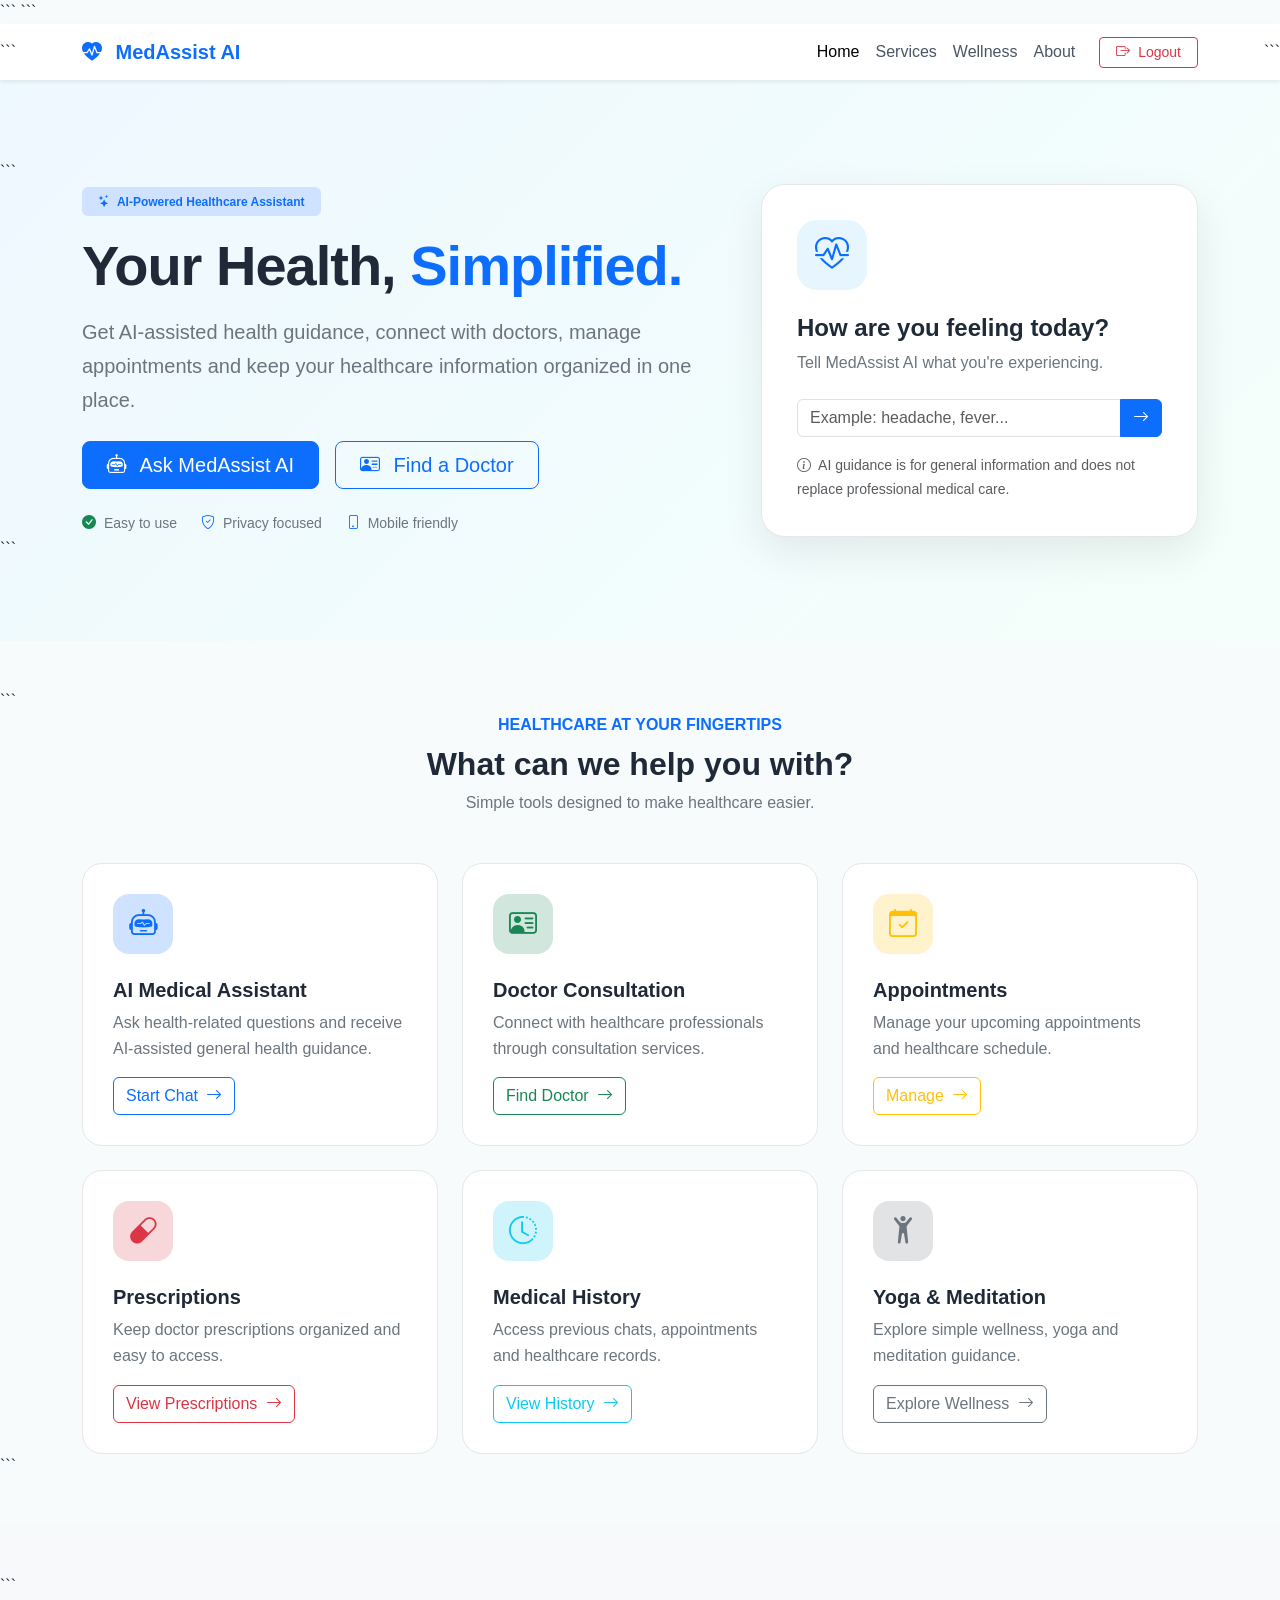
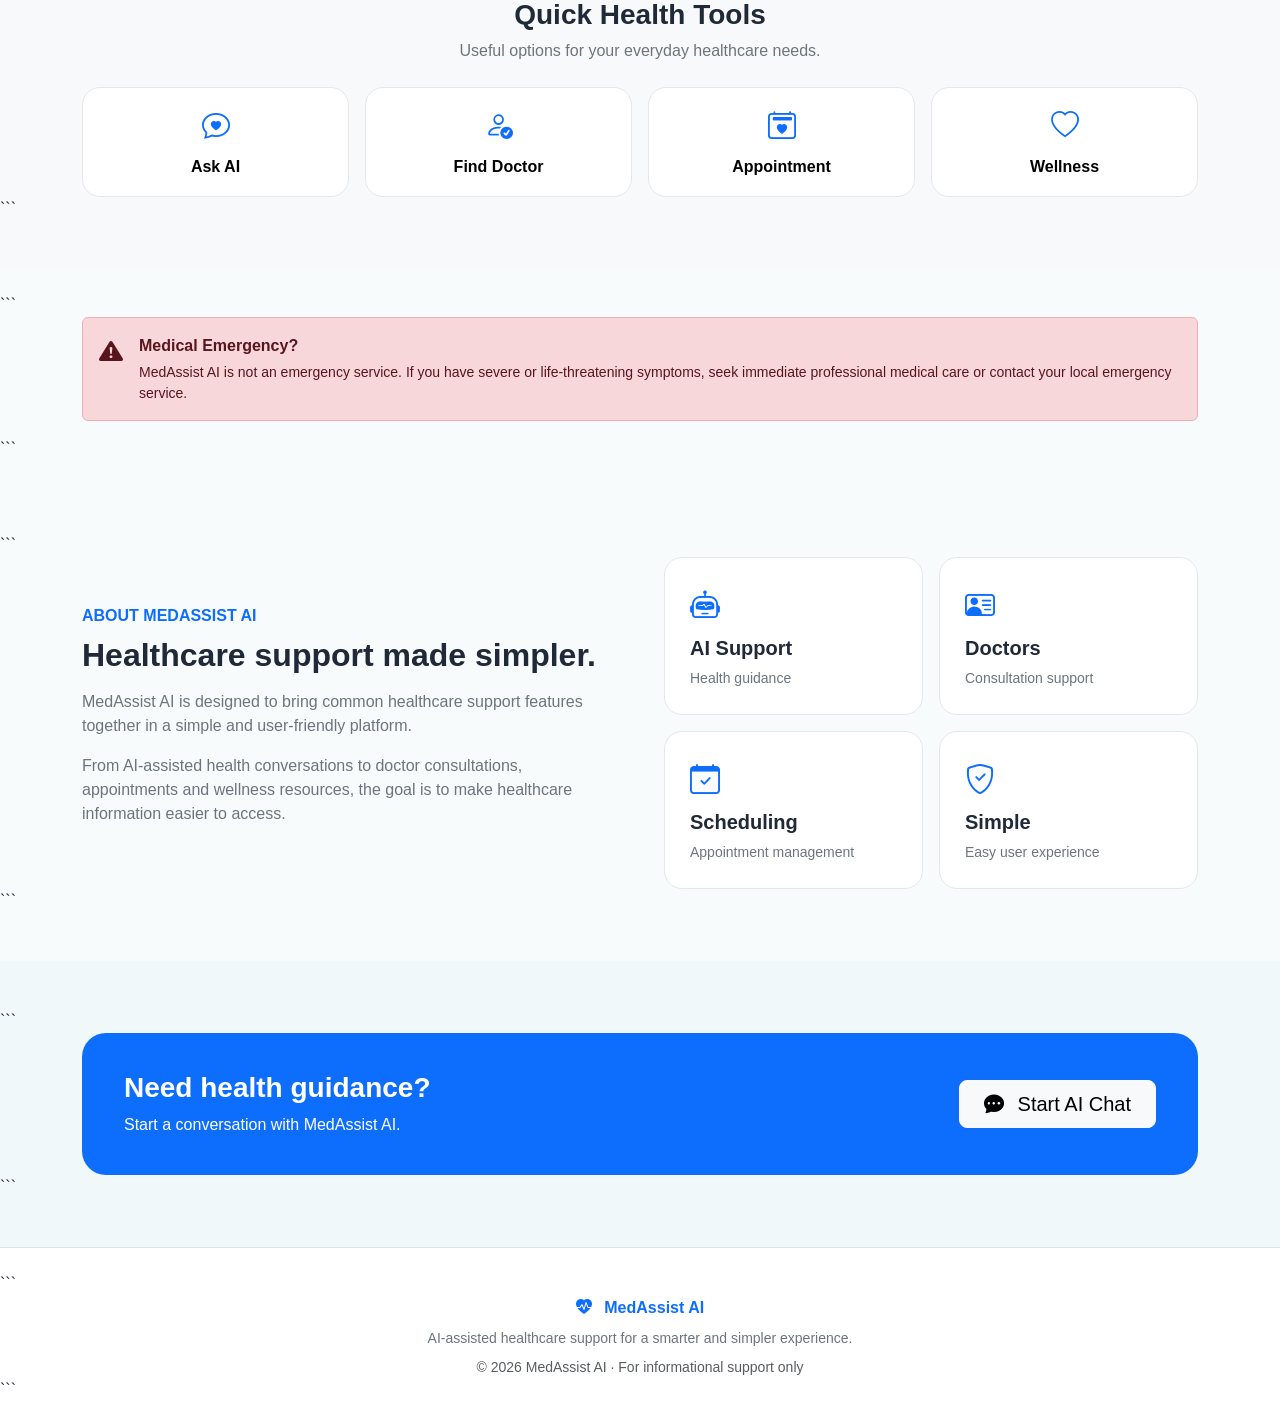
<file: frontend/index.html>
<!DOCTYPE html>

<html lang="en">
<head>
    <meta charset="UTF-8">
    <meta name="viewport" content="width=device-width, initial-scale=1.0">

```
<title>MedAssist AI | Medical Assistant</title>

<!-- Bootstrap 5 -->
<link
    href="https://cdn.jsdelivr.net/npm/bootstrap@5.3.3/dist/css/bootstrap.min.css"
    rel="stylesheet"
>

<!-- Bootstrap Icons -->
<link
    rel="stylesheet"
    href="https://cdn.jsdelivr.net/npm/bootstrap-icons@1.11.3/font/bootstrap-icons.min.css"
>

<!-- Custom CSS -->
<link rel="stylesheet" href="style.css">
```

</head>

<body>

<!-- =====================================================
     NAVBAR
===================================================== -->

<nav class="navbar navbar-expand-lg bg-white shadow-sm sticky-top">

```
<div class="container">

    <a class="navbar-brand fw-bold text-primary" href="index.html">
        <i class="bi bi-heart-pulse-fill me-2"></i>
        MedAssist AI
    </a>

    <button
        class="navbar-toggler"
        type="button"
        data-bs-toggle="collapse"
        data-bs-target="#navbarMenu"
        aria-controls="navbarMenu"
        aria-expanded="false"
        aria-label="Toggle navigation"
    >
        <span class="navbar-toggler-icon"></span>
    </button>

    <div
        class="collapse navbar-collapse"
        id="navbarMenu"
    >

        <ul class="navbar-nav ms-auto align-items-lg-center">

            <li class="nav-item">
                <a
                    class="nav-link active"
                    href="#home"
                >
                    Home
                </a>
            </li>

            <li class="nav-item">
                <a
                    class="nav-link"
                    href="#services"
                >
                    Services
                </a>
            </li>

            <li class="nav-item">
                <a
                    class="nav-link"
                    href="#wellness"
                >
                    Wellness
                </a>
            </li>

            <li class="nav-item">
                <a
                    class="nav-link"
                    href="#about"
                >
                    About
                </a>
            </li>

            <li class="nav-item ms-lg-3 mt-2 mt-lg-0">

                <button
                    class="btn btn-outline-danger btn-sm px-3"
                    onclick="logout()"
                >
                    <i class="bi bi-box-arrow-right me-1"></i>
                    Logout
                </button>

            </li>

        </ul>

    </div>

</div>
```

</nav>

<!-- =====================================================
     HERO SECTION
===================================================== -->

<section
    id="home"
    class="hero-section"
>

```
<div class="container">

    <div class="row align-items-center g-5">

        <!-- LEFT -->

        <div class="col-lg-7">

            <span
                class="badge bg-primary-subtle text-primary px-3 py-2 mb-3"
            >
                <i class="bi bi-stars me-1"></i>
                AI-Powered Healthcare Assistant
            </span>

            <h1 class="display-4 fw-bold mb-3">

                Your Health,
                <span class="text-primary">
                    Simplified.
                </span>

            </h1>

            <p class="lead text-secondary mb-4">

                Get AI-assisted health guidance, connect with
                doctors, manage appointments and keep your
                healthcare information organized in one place.

            </p>


            <!-- HERO BUTTONS -->

            <div class="d-flex flex-wrap gap-3">

                <button
                    class="btn btn-primary btn-lg px-4"
                    onclick="openChat()"
                >

                    <i class="bi bi-robot me-2"></i>

                    Ask MedAssist AI

                </button>


                <button
                    class="btn btn-outline-primary btn-lg px-4"
                    onclick="findDoctor()"
                >

                    <i class="bi bi-person-vcard me-2"></i>

                    Find a Doctor

                </button>

            </div>


            <!-- TRUST -->

            <div class="d-flex flex-wrap gap-4 mt-4 text-secondary small">

                <span>
                    <i class="bi bi-check-circle-fill text-success me-1"></i>
                    Easy to use
                </span>

                <span>
                    <i class="bi bi-shield-check text-primary me-1"></i>
                    Privacy focused
                </span>

                <span>
                    <i class="bi bi-phone text-primary me-1"></i>
                    Mobile friendly
                </span>

            </div>

        </div>


        <!-- RIGHT HEALTH CARD -->

        <div class="col-lg-5">

            <div class="health-card">

                <div class="health-icon">

                    <i class="bi bi-heart-pulse"></i>

                </div>

                <h4 class="fw-bold mt-4">
                    How are you feeling today?
                </h4>

                <p class="text-secondary">
                    Tell MedAssist AI what you're experiencing.
                </p>


                <div class="input-group mt-4">

                    <input
                        type="text"
                        id="symptomInput"
                        class="form-control"
                        placeholder="Example: headache, fever..."
                    >

                    <button
                        class="btn btn-primary"
                        onclick="askSymptom()"
                    >

                        <i class="bi bi-arrow-right"></i>

                    </button>

                </div>


                <div class="mt-3">

                    <small class="text-muted">
                        <i class="bi bi-info-circle me-1"></i>

                        AI guidance is for general information
                        and does not replace professional medical care.
                    </small>

                </div>

            </div>

        </div>

    </div>

</div>
```

</section>

<!-- =====================================================
     SERVICES
===================================================== -->

<section
    id="services"
    class="py-5"
>

```
<div class="container">

    <div class="text-center mb-5">

        <span class="text-primary fw-semibold">
            HEALTHCARE AT YOUR FINGERTIPS
        </span>

        <h2 class="fw-bold mt-2">
            What can we help you with?
        </h2>

        <p class="text-secondary">
            Simple tools designed to make healthcare easier.
        </p>

    </div>


    <div class="row g-4">


        <!-- AI CHAT -->

        <div class="col-md-6 col-lg-4">

            <div class="service-card h-100">

                <div
                    class="service-icon bg-primary-subtle text-primary"
                >
                    <i class="bi bi-robot"></i>
                </div>

                <h5 class="fw-bold mt-4">
                    AI Medical Assistant
                </h5>

                <p class="text-secondary">
                    Ask health-related questions and receive
                    AI-assisted general health guidance.
                </p>

                <button
                    class="btn btn-outline-primary"
                    onclick="openChat()"
                >
                    Start Chat
                    <i class="bi bi-arrow-right ms-1"></i>
                </button>

            </div>

        </div>


        <!-- DOCTOR -->

        <div class="col-md-6 col-lg-4">

            <div class="service-card h-100">

                <div
                    class="service-icon bg-success-subtle text-success"
                >
                    <i class="bi bi-person-vcard"></i>
                </div>

                <h5 class="fw-bold mt-4">
                    Doctor Consultation
                </h5>

                <p class="text-secondary">
                    Connect with healthcare professionals
                    through consultation services.
                </p>

                <button
                    class="btn btn-outline-success"
                    onclick="findDoctor()"
                >
                    Find Doctor
                    <i class="bi bi-arrow-right ms-1"></i>
                </button>

            </div>

        </div>


        <!-- APPOINTMENTS -->

        <div class="col-md-6 col-lg-4">

            <div class="service-card h-100">

                <div
                    class="service-icon bg-warning-subtle text-warning"
                >
                    <i class="bi bi-calendar-check"></i>
                </div>

                <h5 class="fw-bold mt-4">
                    Appointments
                </h5>

                <p class="text-secondary">
                    Manage your upcoming appointments
                    and healthcare schedule.
                </p>

                <button
                    class="btn btn-outline-warning"
                    onclick="appointments()"
                >
                    Manage
                    <i class="bi bi-arrow-right ms-1"></i>
                </button>

            </div>

        </div>


        <!-- PRESCRIPTIONS -->

        <div class="col-md-6 col-lg-4">

            <div class="service-card h-100">

                <div
                    class="service-icon bg-danger-subtle text-danger"
                >
                    <i class="bi bi-capsule"></i>
                </div>

                <h5 class="fw-bold mt-4">
                    Prescriptions
                </h5>

                <p class="text-secondary">
                    Keep doctor prescriptions organized
                    and easy to access.
                </p>

                <button
                    class="btn btn-outline-danger"
                    onclick="prescriptions()"
                >
                    View Prescriptions
                    <i class="bi bi-arrow-right ms-1"></i>
                </button>

            </div>

        </div>


        <!-- HISTORY -->

        <div class="col-md-6 col-lg-4">

            <div class="service-card h-100">

                <div
                    class="service-icon bg-info-subtle text-info"
                >
                    <i class="bi bi-clock-history"></i>
                </div>

                <h5 class="fw-bold mt-4">
                    Medical History
                </h5>

                <p class="text-secondary">
                    Access previous chats, appointments
                    and healthcare records.
                </p>

                <button
                    class="btn btn-outline-info"
                    onclick="historyPage()"
                >
                    View History
                    <i class="bi bi-arrow-right ms-1"></i>
                </button>

            </div>

        </div>


        <!-- WELLNESS -->

        <div
            id="wellness"
            class="col-md-6 col-lg-4"
        >

            <div class="service-card h-100">

                <div
                    class="service-icon bg-secondary-subtle text-secondary"
                >
                    <i class="bi bi-person-arms-up"></i>
                </div>

                <h5 class="fw-bold mt-4">
                    Yoga & Meditation
                </h5>

                <p class="text-secondary">
                    Explore simple wellness, yoga and
                    meditation guidance.
                </p>

                <button
                    class="btn btn-outline-secondary"
                    onclick="wellness()"
                >
                    Explore Wellness
                    <i class="bi bi-arrow-right ms-1"></i>
                </button>

            </div>

        </div>

    </div>

</div>
```

</section>

<!-- =====================================================
     QUICK HEALTH TOOLS
===================================================== -->

<section class="py-5 bg-light">

```
<div class="container">

    <div class="text-center mb-4">

        <h3 class="fw-bold">
            Quick Health Tools
        </h3>

        <p class="text-secondary">
            Useful options for your everyday healthcare needs.
        </p>

    </div>


    <div class="row g-3 justify-content-center">

        <div class="col-6 col-md-3">

            <button
                class="quick-tool w-100"
                onclick="openChat()"
            >

                <i class="bi bi-chat-heart"></i>

                <span>
                    Ask AI
                </span>

            </button>

        </div>


        <div class="col-6 col-md-3">

            <button
                class="quick-tool w-100"
                onclick="findDoctor()"
            >

                <i class="bi bi-person-check"></i>

                <span>
                    Find Doctor
                </span>

            </button>

        </div>


        <div class="col-6 col-md-3">

            <button
                class="quick-tool w-100"
                onclick="appointments()"
            >

                <i class="bi bi-calendar2-heart"></i>

                <span>
                    Appointment
                </span>

            </button>

        </div>


        <div class="col-6 col-md-3">

            <button
                class="quick-tool w-100"
                onclick="wellness()"
            >

                <i class="bi bi-heart"></i>

                <span>
                    Wellness
                </span>

            </button>

        </div>

    </div>

</div>
```

</section>

<!-- =====================================================
     EMERGENCY NOTICE
===================================================== -->

<section class="py-4">

```
<div class="container">

    <div class="alert alert-danger d-flex align-items-start gap-3">

        <i class="bi bi-exclamation-triangle-fill fs-4"></i>

        <div>

            <strong>
                Medical Emergency?
            </strong>

            <div class="small mt-1">

                MedAssist AI is not an emergency service.
                If you have severe or life-threatening symptoms,
                seek immediate professional medical care or contact
                your local emergency service.

            </div>

        </div>

    </div>

</div>
```

</section>

<!-- =====================================================
     ABOUT
===================================================== -->

<section
    id="about"
    class="py-5"
>

```
<div class="container">

    <div class="row align-items-center g-5">

        <div class="col-lg-6">

            <span class="text-primary fw-semibold">
                ABOUT MEDASSIST AI
            </span>

            <h2 class="fw-bold mt-2 mb-3">
                Healthcare support made simpler.
            </h2>

            <p class="text-secondary">

                MedAssist AI is designed to bring common
                healthcare support features together in a
                simple and user-friendly platform.

            </p>

            <p class="text-secondary">

                From AI-assisted health conversations to
                doctor consultations, appointments and
                wellness resources, the goal is to make
                healthcare information easier to access.

            </p>

        </div>


        <div class="col-lg-6">

            <div class="row g-3">

                <div class="col-6">

                    <div class="about-stat">

                        <i class="bi bi-robot"></i>

                        <h5 class="fw-bold mt-2">
                            AI Support
                        </h5>

                        <p class="small text-secondary mb-0">
                            Health guidance
                        </p>

                    </div>

                </div>


                <div class="col-6">

                    <div class="about-stat">

                        <i class="bi bi-person-vcard"></i>

                        <h5 class="fw-bold mt-2">
                            Doctors
                        </h5>

                        <p class="small text-secondary mb-0">
                            Consultation support
                        </p>

                    </div>

                </div>


                <div class="col-6">

                    <div class="about-stat">

                        <i class="bi bi-calendar-check"></i>

                        <h5 class="fw-bold mt-2">
                            Scheduling
                        </h5>

                        <p class="small text-secondary mb-0">
                            Appointment management
                        </p>

                    </div>

                </div>


                <div class="col-6">

                    <div class="about-stat">

                        <i class="bi bi-shield-check"></i>

                        <h5 class="fw-bold mt-2">
                            Simple
                        </h5>

                        <p class="small text-secondary mb-0">
                            Easy user experience
                        </p>

                    </div>

                </div>

            </div>

        </div>

    </div>

</div>
```

</section>

<!-- =====================================================
     QUICK ACTION BANNER
===================================================== -->

<section class="quick-section py-5">

```
<div class="container">

    <div class="quick-card">

        <div>

            <h3 class="fw-bold">
                Need health guidance?
            </h3>

            <p class="mb-0">
                Start a conversation with MedAssist AI.
            </p>

        </div>

        <button
            class="btn btn-light btn-lg px-4"
            onclick="openChat()"
        >

            <i class="bi bi-chat-dots-fill me-2"></i>

            Start AI Chat

        </button>

    </div>

</div>
```

</section>

<!-- =====================================================
     FOOTER
===================================================== -->

<footer class="py-4 bg-white border-top">

```
<div class="container text-center">

    <div class="fw-bold text-primary mb-2">

        <i class="bi bi-heart-pulse-fill me-2"></i>

        MedAssist AI

    </div>

    <p class="text-secondary small mb-2">

        AI-assisted healthcare support for a
        smarter and simpler experience.

    </p>

    <p class="text-muted small mb-0">

        © 2026 MedAssist AI · For informational support only

    </p>

</div>
```

</footer>

<!-- =====================================================
     BOOTSTRAP JAVASCRIPT
===================================================== -->

<script
    src="https://cdn.jsdelivr.net/npm/bootstrap@5.3.3/dist/js/bootstrap.bundle.min.js">
</script>

<!-- =====================================================
     PAGE JAVASCRIPT
===================================================== -->

<script>

// -----------------------------------------------------
// AI CHAT
// -----------------------------------------------------

function openChat() {

    window.location.href = "chat.html";

}


// -----------------------------------------------------
// SYMPTOM SEARCH
// -----------------------------------------------------

function askSymptom() {

    const input =
        document.getElementById("symptomInput");

    const symptom =
        input.value.trim();

    if (symptom === "") {

        alert(
            "Please describe your symptoms first."
        );

        input.focus();

        return;
    }

    // Save symptom so chat page can use it later
    localStorage.setItem(
        "initial_symptom",
        symptom
    );

    window.location.href =
        "chat.html";

}


// -----------------------------------------------------
// DOCTOR
// -----------------------------------------------------

function findDoctor() {

    alert(
        "Doctor Consultation module will be connected next."
    );

}


// -----------------------------------------------------
// APPOINTMENTS
// -----------------------------------------------------

function appointments() {

    alert(
        "Appointment module will be connected next."
    );

}


// -----------------------------------------------------
// PRESCRIPTIONS
// -----------------------------------------------------

function prescriptions() {

    alert(
        "Prescription module will be connected next."
    );

}


// -----------------------------------------------------
// MEDICAL HISTORY
// -----------------------------------------------------

function historyPage() {

    alert(
        "Medical History module will be connected next."
    );

}


// -----------------------------------------------------
// WELLNESS
// -----------------------------------------------------

function wellness() {

    alert(
        "Yoga & Meditation module will be connected next."
    );

}


// -----------------------------------------------------
// LOGOUT
// -----------------------------------------------------

function logout() {

    localStorage.removeItem(
        "user_id"
    );

    localStorage.removeItem(
        "initial_symptom"
    );

    window.location.href =
        "login.html";

}


// -----------------------------------------------------
// ENTER KEY FOR SYMPTOM INPUT
// -----------------------------------------------------

document
    .getElementById("symptomInput")
    .addEventListener(
        "keydown",
        function(event) {

            if (event.key === "Enter") {

                event.preventDefault();

                askSymptom();

            }

        }
    );

</script>

</body>
</html>
</file>
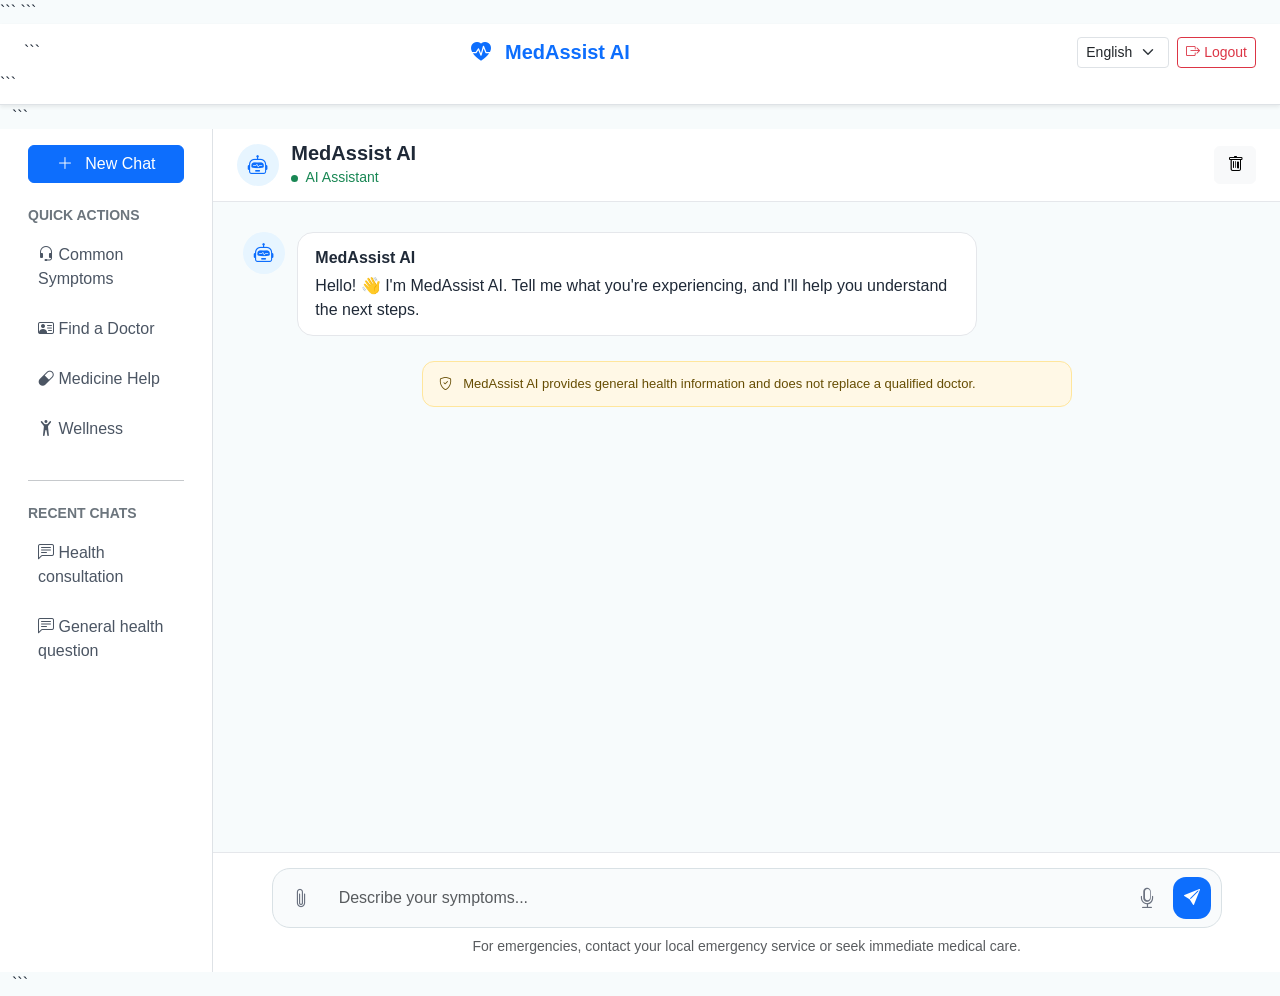
<file: frontend/chat.html>
<!DOCTYPE html>

<html lang="en">
<head>
    <meta charset="UTF-8">
    <meta name="viewport" content="width=device-width, initial-scale=1.0">

```
<title>MedAssist AI | Chat</title>

<link
    href="https://cdn.jsdelivr.net/npm/bootstrap@5.3.3/dist/css/bootstrap.min.css"
    rel="stylesheet"
>

<link
    rel="stylesheet"
    href="https://cdn.jsdelivr.net/npm/bootstrap-icons@1.11.3/font/bootstrap-icons.min.css"
>

<link rel="stylesheet" href="style.css">
```

</head>

<body class="chat-page">

<!-- ================= NAVBAR ================= -->

<nav class="navbar bg-white border-bottom shadow-sm">
    <div class="container-fluid px-3 px-md-4">

```
    <a
        href="index.html"
        class="navbar-brand fw-bold text-primary"
    >
        <i class="bi bi-heart-pulse-fill me-2"></i>
        MedAssist AI
    </a>

    <div class="d-flex align-items-center gap-2">

        <select
            id="language"
            class="form-select form-select-sm language-select"
        >
            <option value="en">English</option>
            <option value="hi">हिन्दी</option>
        </select>

        <button
            class="btn btn-outline-danger btn-sm"
            onclick="logout()"
        >
            <i class="bi bi-box-arrow-right"></i>
            <span class="d-none d-md-inline">Logout</span>
        </button>

    </div>

</div>
```

</nav>

<!-- ================= MAIN ================= -->

<div class="container-fluid">

```
<div class="row chat-layout">

    <!-- ================= SIDEBAR ================= -->

    <aside class="col-lg-3 col-xl-2 chat-sidebar bg-white border-end">

        <div class="p-3">

            <button
                class="btn btn-primary w-100 mb-4"
                onclick="newChat()"
            >
                <i class="bi bi-plus-lg me-2"></i>
                New Chat
            </button>


            <h6 class="text-secondary small fw-bold">
                QUICK ACTIONS
            </h6>

            <button
                class="quick-action"
                onclick="quickQuestion('I have a headache')"
            >
                <i class="bi bi-headset"></i>
                Common Symptoms
            </button>

            <button
                class="quick-action"
                onclick="quickQuestion('I need a doctor')"
            >
                <i class="bi bi-person-vcard"></i>
                Find a Doctor
            </button>

            <button
                class="quick-action"
                onclick="quickQuestion('I need help with my medicine')"
            >
                <i class="bi bi-capsule"></i>
                Medicine Help
            </button>

            <button
                class="quick-action"
                onclick="quickQuestion('Give me a wellness suggestion')"
            >
                <i class="bi bi-person-arms-up"></i>
                Wellness
            </button>


            <hr class="my-4">


            <h6 class="text-secondary small fw-bold">
                RECENT CHATS
            </h6>

            <div id="recentChats">

                <button class="recent-chat">
                    <i class="bi bi-chat-left-text"></i>
                    Health consultation
                </button>

                <button class="recent-chat">
                    <i class="bi bi-chat-left-text"></i>
                    General health question
                </button>

            </div>

        </div>

    </aside>


    <!-- ================= CHAT AREA ================= -->

    <main class="col-lg-9 col-xl-10 chat-main">

        <!-- Header -->

        <div class="chat-header">

            <div class="ai-profile">

                <div class="ai-avatar">
                    <i class="bi bi-robot"></i>
                </div>

                <div>
                    <h5 class="mb-0 fw-bold">
                        MedAssist AI
                    </h5>

                    <small class="text-success">
                        <span class="online-dot"></span>
                        AI Assistant
                    </small>
                </div>

            </div>

            <button
                class="btn btn-light"
                onclick="clearChat()"
                title="Clear conversation"
            >
                <i class="bi bi-trash"></i>
            </button>

        </div>


        <!-- Messages -->

        <div
            id="chatMessages"
            class="chat-messages"
        >

            <div class="message ai-message">

                <div class="message-avatar">
                    <i class="bi bi-robot"></i>
                </div>

                <div class="message-content">

                    <strong>MedAssist AI</strong>

                    <p class="mb-0 mt-1">
                        Hello! 👋 I'm MedAssist AI.
                        Tell me what you're experiencing,
                        and I'll help you understand the next
                        steps.
                    </p>

                </div>

            </div>


            <!-- Disclaimer -->

            <div class="medical-disclaimer">

                <i class="bi bi-shield-check me-2"></i>

                <span>
                    MedAssist AI provides general health information
                    and does not replace a qualified doctor.
                </span>

            </div>

        </div>


        <!-- ================= INPUT ================= -->

        <div class="chat-input-area">

            <div
                id="imagePreview"
                class="image-preview d-none"
            ></div>

            <div class="input-wrapper">

                <label
                    for="imageInput"
                    class="input-icon"
                    title="Upload image"
                >
                    <i class="bi bi-paperclip"></i>
                </label>

                <input
                    type="file"
                    id="imageInput"
                    accept="image/*"
                    hidden
                >

                <input
                    type="text"
                    id="messageInput"
                    class="form-control chat-input"
                    placeholder="Describe your symptoms..."
                    autocomplete="off"
                >

                <button
                    class="input-icon"
                    id="voiceButton"
                    title="Voice input"
                >
                    <i class="bi bi-mic"></i>
                </button>

                <button
                    class="send-button"
                    onclick="sendMessage()"
                    title="Send"
                >
                    <i class="bi bi-send-fill"></i>
                </button>

            </div>

            <small class="text-muted d-block text-center mt-2">
                For emergencies, contact your local emergency service
                or seek immediate medical care.
            </small>

        </div>

    </main>

</div>
```

</div>

<script>

const messageInput =
    document.getElementById("messageInput");

const chatMessages =
    document.getElementById("chatMessages");

const imageInput =
    document.getElementById("imageInput");

const imagePreview =
    document.getElementById("imagePreview");


// ================= SEND MESSAGE =================

function sendMessage() {

    const message =
        messageInput.value.trim();

    if (message === "") {
        return;
    }

    addUserMessage(message);

    messageInput.value = "";

    showTyping();

    setTimeout(() => {

        removeTyping();

        addAIMessage(
            "Thanks for sharing that. I'm currently being connected to the MedAssist AI medical assistant. In the next step, we'll connect this chat to the FastAPI AI backend."
        );

    }, 900);
}


// ================= ENTER KEY =================

messageInput.addEventListener(
    "keydown",
    function(event) {

        if (event.key === "Enter") {

            event.preventDefault();

            sendMessage();
        }
    }
);


// ================= USER MESSAGE =================

function addUserMessage(message) {

    const wrapper =
        document.createElement("div");

    wrapper.className =
        "message user-message";

    wrapper.innerHTML = `
        <div class="message-content">
            <strong>You</strong>
            <p class="mb-0 mt-1"></p>
        </div>
    `;

    wrapper.querySelector("p").textContent =
        message;

    chatMessages.appendChild(wrapper);

    scrollChat();
}


// ================= AI MESSAGE =================

function addAIMessage(message) {

    const wrapper =
        document.createElement("div");

    wrapper.className =
        "message ai-message";

    wrapper.innerHTML = `
        <div class="message-avatar">
            <i class="bi bi-robot"></i>
        </div>

        <div class="message-content">
            <strong>MedAssist AI</strong>
            <p class="mb-0 mt-1"></p>
        </div>
    `;

    wrapper.querySelector("p").textContent =
        message;

    chatMessages.appendChild(wrapper);

    scrollChat();
}


// ================= TYPING =================

function showTyping() {

    const typing =
        document.createElement("div");

    typing.id = "typing";

    typing.className =
        "message ai-message";

    typing.innerHTML = `
        <div class="message-avatar">
            <i class="bi bi-robot"></i>
        </div>

        <div class="message-content typing-dots">
            <span></span>
            <span></span>
            <span></span>
        </div>
    `;

    chatMessages.appendChild(typing);

    scrollChat();
}


function removeTyping() {

    const typing =
        document.getElementById("typing");

    if (typing) {
        typing.remove();
    }
}


// ================= QUICK QUESTION =================

function quickQuestion(question) {

    messageInput.value =
        question;

    sendMessage();
}


// ================= NEW CHAT =================

function newChat() {

    chatMessages.innerHTML = `
        <div class="message ai-message">

            <div class="message-avatar">
                <i class="bi bi-robot"></i>
            </div>

            <div class="message-content">

                <strong>MedAssist AI</strong>

                <p class="mb-0 mt-1">
                    Hello! 👋 How can I help you today?
                </p>

            </div>

        </div>
    `;
}


// ================= CLEAR CHAT =================

function clearChat() {

    if (
        confirm(
            "Are you sure you want to clear this conversation?"
        )
    ) {
        newChat();
    }
}


// ================= IMAGE UPLOAD =================

imageInput.addEventListener(
    "change",
    function() {

        const file =
            imageInput.files[0];

        if (!file) {
            return;
        }

        const reader =
            new FileReader();

        reader.onload =
            function(event) {

                imagePreview.classList.remove(
                    "d-none"
                );

                imagePreview.innerHTML = `
                    <div class="uploaded-image">
                        <img
                            src="${event.target.result}"
                            alt="Uploaded medical image"
                        >

                        <button
                            onclick="removeImage()"
                            type="button"
                        >
                            <i class="bi bi-x"></i>
                        </button>
                    </div>
                `;
            };

        reader.readAsDataURL(file);
    }
);


function removeImage() {

    imageInput.value = "";

    imagePreview.classList.add(
        "d-none"
    );

    imagePreview.innerHTML = "";
}


// ================= SCROLL =================

function scrollChat() {

    chatMessages.scrollTop =
        chatMessages.scrollHeight;
}


// ================= LOGOUT =================

function logout() {

    localStorage.removeItem(
        "user_id"
    );

    window.location.href =
        "login.html";
}

</script>

</body>
</html>
</file>
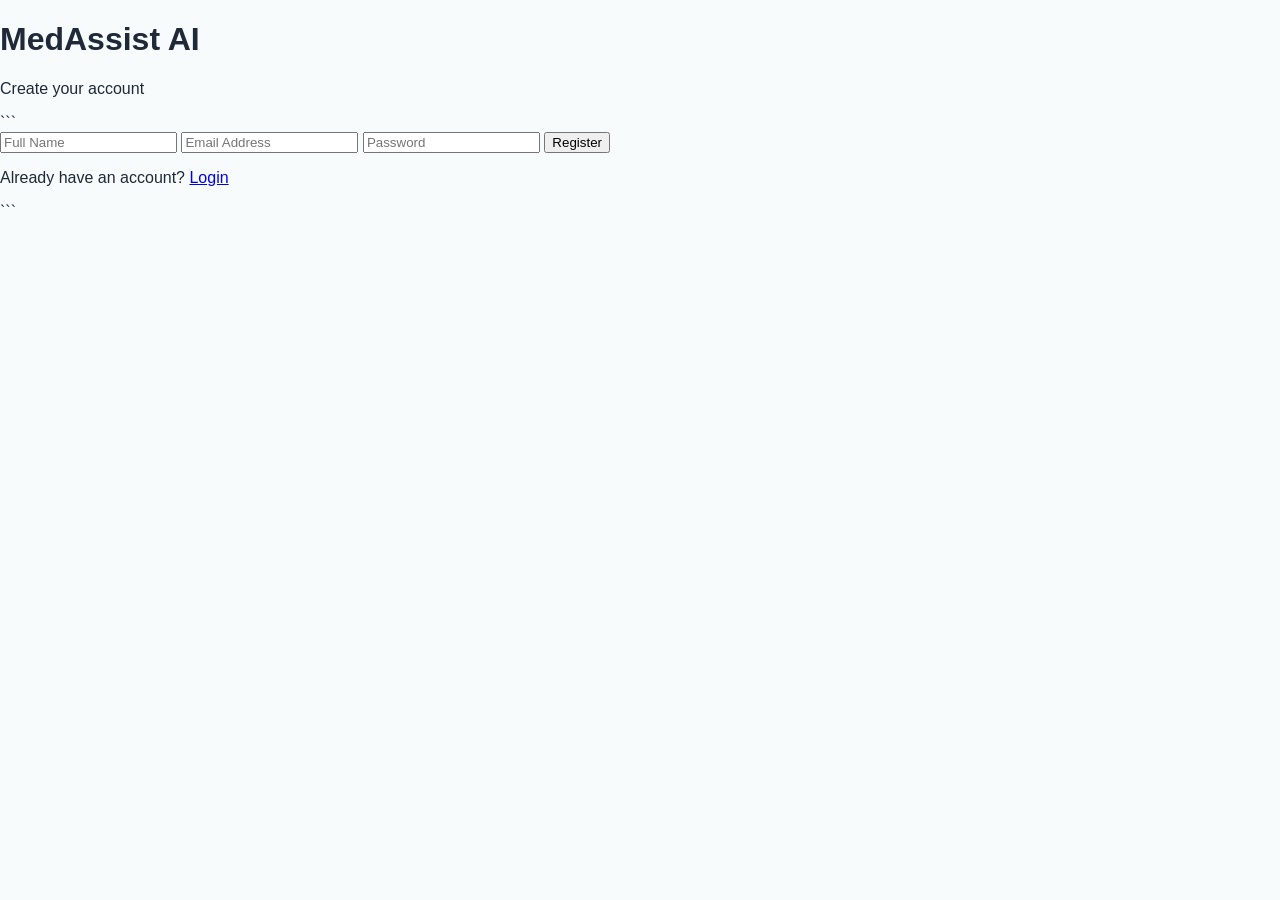
<file: frontend/register.html>
<!DOCTYPE html>

<html lang="en">
<head>
    <meta charset="UTF-8">
    <meta name="viewport" content="width=device-width, initial-scale=1.0">
    <title>MedAssist AI - Register</title>
    <link rel="stylesheet" href="style.css">
</head>

<body>
    <div class="auth-container">
        <div class="auth-card">
            <h1>MedAssist AI</h1>
            <p class="subtitle">Create your account</p>

```
        <form id="registerForm">
            <input
                type="text"
                id="name"
                placeholder="Full Name"
                required
            >

            <input
                type="email"
                id="email"
                placeholder="Email Address"
                required
            >

            <input
                type="password"
                id="password"
                placeholder="Password"
                required
            >

            <button type="submit">Register</button>
        </form>

        <p id="message"></p>

        <p class="switch">
            Already have an account?
            <a href="login.html">Login</a>
        </p>
    </div>
</div>

<script>
    const form = document.getElementById("registerForm");
    const message = document.getElementById("message");

    form.addEventListener("submit", async function(event) {
        event.preventDefault();

        const name = document.getElementById("name").value;
        const email = document.getElementById("email").value;
        const password = document.getElementById("password").value;

        try {
            const response = await fetch(
                "http://127.0.0.1:8000/auth/register",
                {
                    method: "POST",
                    headers: {
                        "Content-Type": "application/json"
                    },
                    body: JSON.stringify({
                        name: name,
                        email: email,
                        password: password
                    })
                }
            );

            const data = await response.json();

            if (response.ok) {
                message.textContent =
                    "Registration successful! Redirecting to login...";

                setTimeout(() => {
                    window.location.href = "login.html";
                }, 1000);
            } else {
                message.textContent =
                    data.detail || "Registration failed.";
            }

        } catch (error) {
            message.textContent =
                "Cannot connect to MedAssist AI server.";
            console.error(error);
        }
    });
</script>
```

</body>
</html>
</file>
<file: frontend/style.css>
/* ================================
MEDASSIST AI - STYLE.CSS
================================ */

* {
  box-sizing: border-box;
  }

html {
scroll-behavior: smooth;
}

body {
margin: 0;
padding: 0;
background: #f7fbfc;
color: #1f2937;
font-family: Arial, Helvetica, sans-serif;
}

/* ================================
NAVBAR
================================ */

.navbar-brand {
font-weight: 700;
}

.nav-link {
font-weight: 500;
color: #4b5563;
}

.nav-link:hover {
color: #0d6efd;
}

/* ================================
HERO
================================ */

.hero-section {
padding: 80px 0;
background: linear-gradient(135deg, #eef8ff, #f4fffb);
}

.hero-section h1 {
line-height: 1.2;
letter-spacing: -1px;
}

.hero-section .lead {
line-height: 1.7;
}

/* ================================
HEALTH CARD
================================ */

.health-card {
background: #ffffff;
padding: 35px;
border-radius: 24px;
border: 1px solid #e5e7eb;
box-shadow: 0 15px 40px rgba(0, 0, 0, 0.08);
}

.health-icon {
width: 70px;
height: 70px;
border-radius: 20px;
background: #e7f5ff;
color: #0d6efd;
display: flex;
align-items: center;
justify-content: center;
font-size: 34px;
}

/* ================================
SERVICE CARDS
================================ */

.service-card {
background: #ffffff;
padding: 30px;
border-radius: 20px;
border: 1px solid #e5e7eb;
transition: 0.25s ease;
}

.service-card:hover {
transform: translateY(-6px);
box-shadow: 0 15px 35px rgba(0, 0, 0, 0.08);
}

.service-card p {
line-height: 1.6;
}

.service-icon {
width: 60px;
height: 60px;
border-radius: 16px;
display: flex;
align-items: center;
justify-content: center;
font-size: 28px;
}

/* ================================
QUICK TOOLS
================================ */

.quick-tool {
min-height: 110px;
background: #ffffff;
border: 1px solid #e5e7eb;
border-radius: 18px;
display: flex;
flex-direction: column;
align-items: center;
justify-content: center;
gap: 8px;
transition: 0.25s ease;
}

.quick-tool i {
font-size: 28px;
color: #0d6efd;
}

.quick-tool span {
font-weight: 600;
}

.quick-tool:hover {
transform: translateY(-4px);
border-color: #0d6efd;
color: #0d6efd;
}

/* ================================
ABOUT
================================ */

.about-stat {
background: #ffffff;
padding: 25px;
border-radius: 18px;
border: 1px solid #e5e7eb;
min-height: 150px;
transition: 0.25s ease;
}

.about-stat:hover {
transform: translateY(-4px);
box-shadow: 0 12px 28px rgba(0, 0, 0, 0.07);
}

.about-stat i {
font-size: 30px;
color: #0d6efd;
}

/* ================================
QUICK BANNER
================================ */

.quick-section {
background: #f1f8fa;
}

.quick-card {
background: #0d6efd;
color: #ffffff;
padding: 38px 42px;
border-radius: 24px;
display: flex;
align-items: center;
justify-content: space-between;
gap: 25px;
}

/* ================================
CHAT PAGE
================================ */

.chat-page {
height: 100vh;
overflow: hidden;
background: #f7fbfc;
}

.chat-layout {
height: calc(100vh - 57px);
}

.chat-sidebar {
height: 100%;
overflow-y: auto;
background: #ffffff;
}

.chat-main {
height: 100%;
display: flex;
flex-direction: column;
padding: 0;
}

/* ================================
CHAT SIDEBAR BUTTONS
================================ */

.quick-action,
.recent-chat {
width: 100%;
border: 0;
background: transparent;
text-align: left;
padding: 11px 10px;
border-radius: 10px;
color: #4b5563;
margin-bottom: 4px;
}

.quick-action:hover,
.recent-chat:hover {
background: #eef6ff;
color: #0d6efd;
}

.quick-action i,
.recent-chat i {
width: 28px;
}

/* ================================
CHAT HEADER
================================ */

.chat-header {
min-height: 70px;
padding: 12px 24px;
background: #ffffff;
border-bottom: 1px solid #e5e7eb;
display: flex;
align-items: center;
justify-content: space-between;
}

.ai-profile {
display: flex;
align-items: center;
gap: 12px;
}

.ai-avatar,
.message-avatar {
width: 42px;
height: 42px;
border-radius: 50%;
background: #e7f5ff;
color: #0d6efd;
display: flex;
align-items: center;
justify-content: center;
font-size: 20px;
}

.online-dot {
width: 7px;
height: 7px;
display: inline-block;
border-radius: 50%;
background: #198754;
margin-right: 4px;
}

/* ================================
CHAT MESSAGES
================================ */

.chat-messages {
flex: 1;
overflow-y: auto;
padding: 30px;
}

.message {
display: flex;
gap: 12px;
max-width: 800px;
margin-bottom: 24px;
}

.message-content {
max-width: 680px;
padding: 13px 17px;
border-radius: 16px;
line-height: 1.5;
}

.ai-message .message-content {
background: #ffffff;
border: 1px solid #e5e7eb;
}

.user-message {
margin-left: auto;
justify-content: flex-end;
}

.user-message .message-content {
background: #0d6efd;
color: #ffffff;
border-radius: 16px 16px 4px 16px;
}

/* ================================
DISCLAIMER
================================ */

.medical-disclaimer {
max-width: 650px;
margin: 25px auto;
padding: 12px 16px;
border-radius: 12px;
background: #fff8e6;
border: 1px solid #ffe69c;
color: #664d03;
font-size: 13px;
}

/* ================================
CHAT INPUT
================================ */

.chat-input-area {
background: #ffffff;
border-top: 1px solid #e5e7eb;
padding: 15px 25px;
}

.input-wrapper {
max-width: 950px;
margin: auto;
padding: 8px 10px;
border: 1px solid #d9e1e5;
border-radius: 18px;
background: #f9fbfc;
display: flex;
align-items: center;
gap: 8px;
}

.chat-input {
border: 0 !important;
box-shadow: none !important;
background: transparent !important;
}

.input-icon {
border: 0;
background: transparent;
color: #6b7280;
font-size: 20px;
cursor: pointer;
padding: 5px 8px;
}

.input-icon:hover {
color: #0d6efd;
}

.send-button {
width: 42px;
height: 42px;
border: 0;
border-radius: 13px;
background: #0d6efd;
color: #ffffff;
}

.send-button:hover {
opacity: 0.9;
}

/* ================================
IMAGE PREVIEW
================================ */

.image-preview {
max-width: 950px;
margin: 0 auto 10px;
}

.uploaded-image {
position: relative;
display: inline-block;
}

.uploaded-image img {
width: 100px;
height: 100px;
object-fit: cover;
border-radius: 12px;
border: 1px solid #dee2e6;
}

.uploaded-image button {
position: absolute;
top: -7px;
right: -7px;
width: 24px;
height: 24px;
border: 0;
border-radius: 50%;
background: #dc3545;
color: #ffffff;
}

/* ================================
TYPING ANIMATION
================================ */

.typing-dots {
display: flex;
align-items: center;
gap: 5px;
}

.typing-dots span {
width: 7px;
height: 7px;
border-radius: 50%;
background: #9ca3af;
animation: typing 1s infinite;
}

.typing-dots span:nth-child(2) {
animation-delay: 0.15s;
}

.typing-dots span:nth-child(3) {
animation-delay: 0.3s;
}

@keyframes typing {
0%,
60%,
100% {
transform: translateY(0);
}


30% {
    transform: translateY(-5px);
}

}

/* ================================
LANGUAGE SELECT
================================ */

.language-select {
width: auto;
}

/* ================================
MOBILE
================================ */

@media (max-width: 991px) {


.hero-section {
    padding: 60px 0;
}

.quick-card {
    flex-direction: column;
    align-items: flex-start;
}

.chat-page {
    overflow: auto;
}

.chat-layout {
    height: auto;
    min-height: calc(100vh - 57px);
}

.chat-sidebar {
    display: none;
}

.chat-main {
    min-height: calc(100vh - 57px);
}

.chat-messages {
    padding: 20px 15px;
}

.chat-header {
    padding: 10px 15px;
}

.chat-input-area {
    padding: 12px 10px;
}



.hero-section {
    padding: 45px 0;
}

.hero-section h1 {
    font-size: 2.2rem;
}

.health-card {
    padding: 25px;
}

.service-card {
    padding: 24px;
}

.quick-card {
    padding: 30px;
}

.chat-messages {
    padding: 15px 10px;
}

.message {
    max-width: 95%;
}

.message-content {
    max-width: 100%;
}

.medical-disclaimer {
    font-size: 12px;
}
}
</file>
